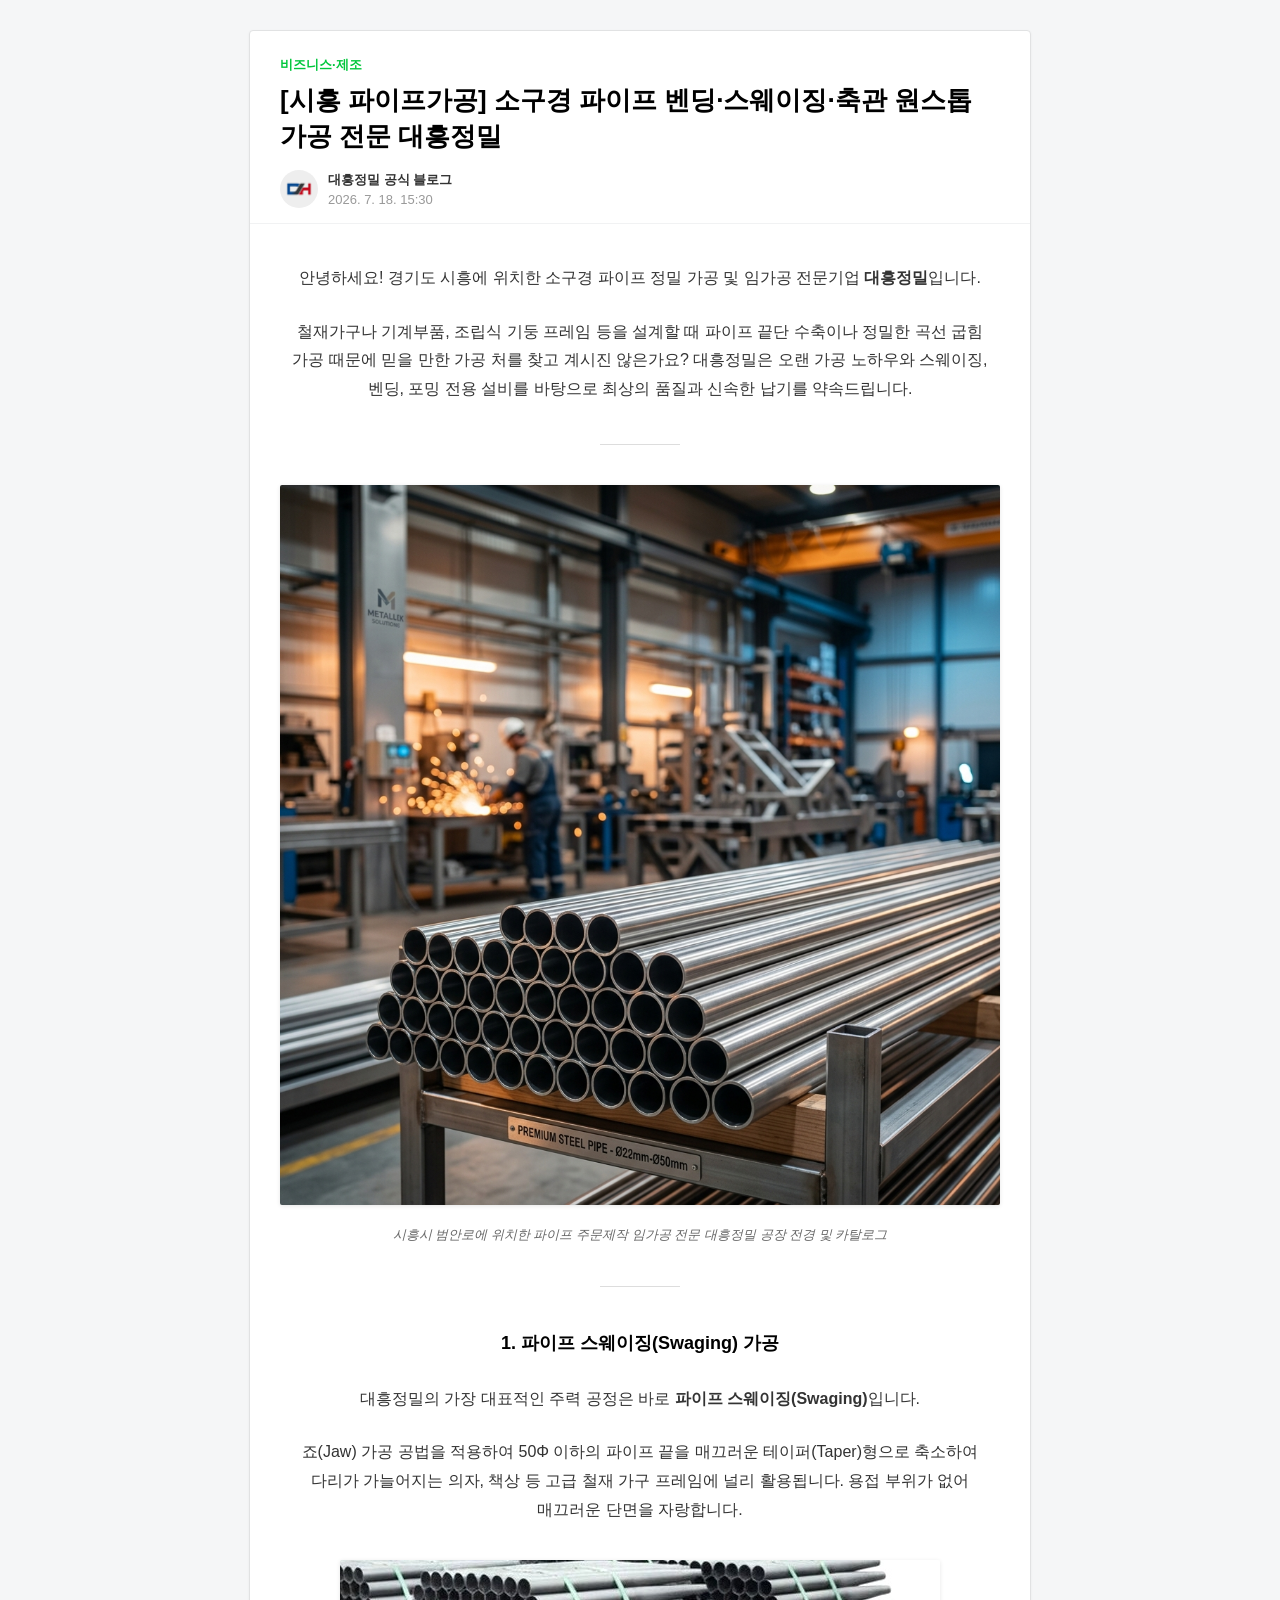
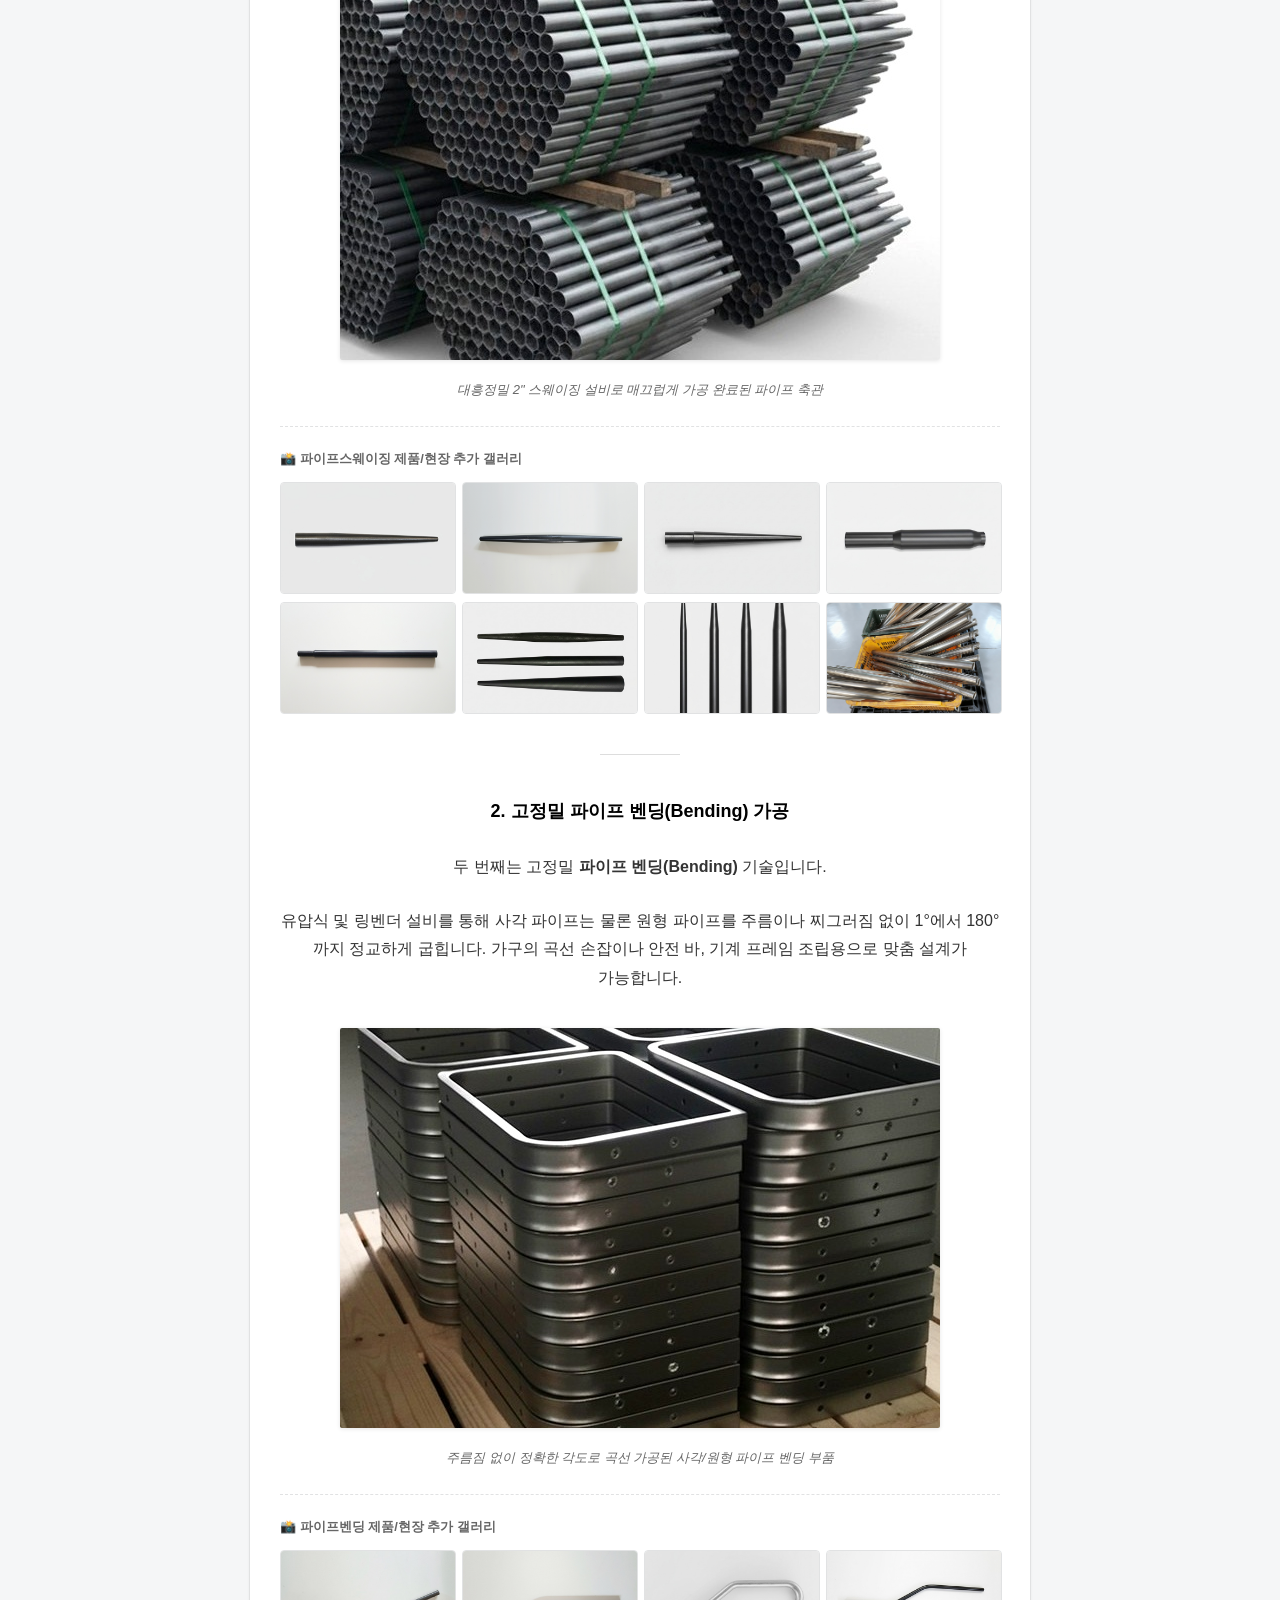
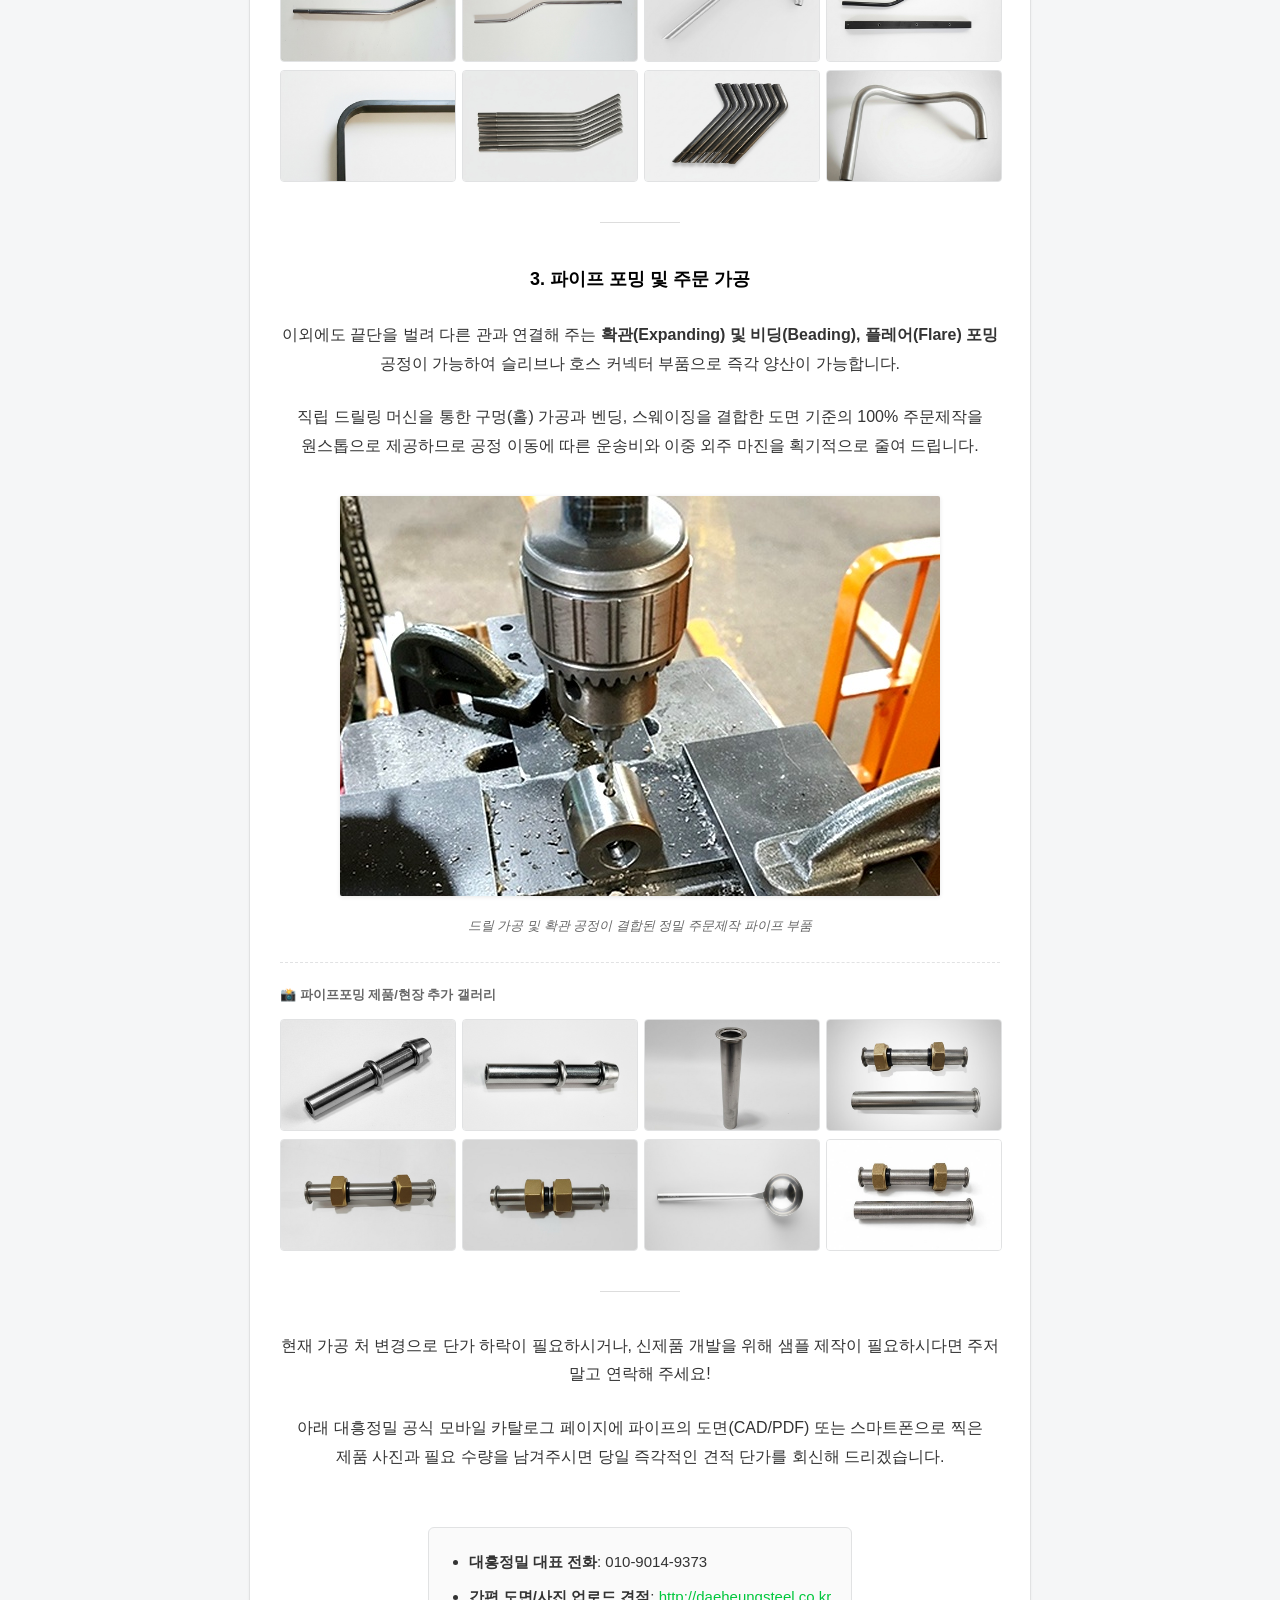
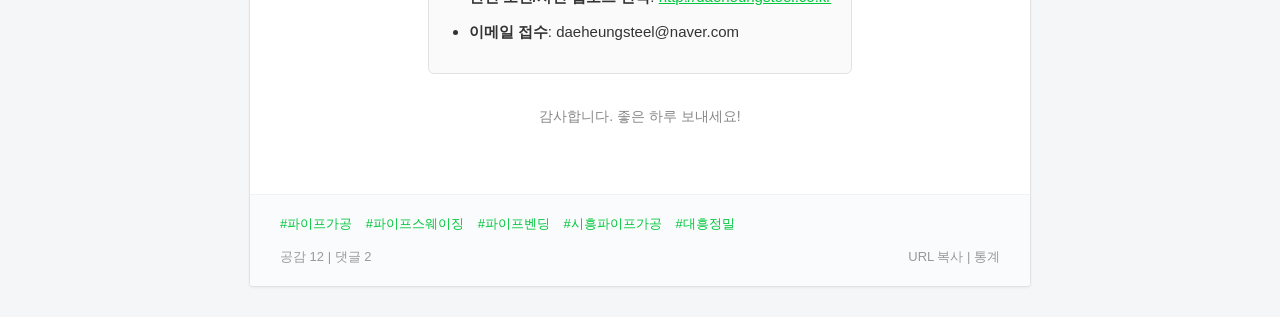
<file: templates/대흥정밀_블로그_게재용_원고_미리보기.html>
<!DOCTYPE html>
<html lang="ko">
<head>
  <meta charset="UTF-8">
  <meta name="viewport" content="width=device-width, initial-scale=1.0">
  <title>[블로그 미리보기] 대흥정밀 파이프 가공</title>
  <style>
    body {
      margin: 0;
      padding: 0;
      background-color: #f5f6f7;
      font-family: -apple-system, BlinkMacSystemFont, "Malgun Gothic", "맑은 고딕", helvetica, sans-serif;
      color: #333333;
    }
    .blog-container {
      max-width: 780px;
      margin: 30px auto;
      background-color: #ffffff;
      border: 1px solid #e1e2e3;
      border-radius: 4px;
      overflow: hidden;
      box-shadow: 0 1px 3px rgba(0,0,0,0.05);
    }
    /* 블로그 헤더 */
    .blog-header {
      padding: 25px 30px 15px 30px;
      border-bottom: 1px solid #f1f2f3;
    }
    .blog-category {
      font-size: 13px;
      color: #00c73c;
      font-weight: bold;
      margin-bottom: 8px;
    }
    .blog-title {
      font-size: 26px;
      font-weight: bold;
      color: #000000;
      margin: 0 0 15px 0;
      line-height: 1.4;
    }
    .blog-profile {
      display: flex;
      align-items: center;
    }
    .profile-img {
      width: 38px;
      height: 38px;
      border-radius: 50%;
      background-color: #eee;
      margin-right: 10px;
    }
    .profile-info {
      font-size: 13px;
    }
    .profile-name {
      font-weight: bold;
      color: #333;
    }
    .post-date {
      color: #999;
      margin-top: 3px;
    }
    
    /* 블로그 본문 스타일 (네이버 블로그 특유의 중앙정렬 및 널찍한 행간) */
    .blog-body {
      padding: 40px 30px;
      font-size: 16px;
      line-height: 1.8;
      text-align: center; /* 네이버 블로그 기본 중앙정렬 스타일 */
    }
    
    .blog-p {
      margin: 0 0 25px 0;
      word-break: keep-all;
    }
    
    .divider {
      margin: 40px auto;
      width: 80px;
      border-top: 1px solid #dddddd;
    }
    
    /* 이미지 영역 */
    .blog-image-box {
      margin: 35px 0;
      text-align: center;
    }
    .blog-img {
      max-width: 100%;
      height: auto;
      border-radius: 2px;
      box-shadow: 0 1px 4px rgba(0,0,0,0.1);
    }
    .blog-caption {
      font-size: 13px;
      color: #666666;
      margin-top: 8px;
      font-style: italic;
    }
    
    .product-gallery {
      margin-top: 25px;
      padding-top: 20px;
      border-top: 1px dashed #e1e2e3;
    }
    .gallery-title {
      font-size: 13px;
      color: #666666;
      font-weight: bold;
      margin-bottom: 12px;
      text-align: left;
    }
    .gallery-grid {
      display: flex;
      flex-wrap: wrap;
      margin: -4px;
    }
    .gallery-item {
      width: 25%;
      padding: 4px;
      box-sizing: border-box;
      display: inline-block;
      vertical-align: top;
    }
    .gallery-item img {
      width: 100%;
      height: 110px;
      object-fit: cover;
      border-radius: 4px;
      border: 1px solid #e1e2e3;
      display: block;
      transition: all 0.2s ease-in-out;
    }
    .gallery-item img:hover {
      border-color: #3b82f6;
      transform: scale(1.05);
    }
    
    /* 안내 연락처 박스 */
    .contact-box {
      background-color: #fafafa;
      border: 1px solid #e1e2e3;
      padding: 20px;
      border-radius: 6px;
      display: inline-block;
      text-align: left;
      margin: 30px auto;
      max-width: 450px;
    }
    .contact-box ul {
      margin: 0;
      padding-left: 20px;
    }
    .contact-box li {
      margin-bottom: 8px;
      font-size: 15px;
    }
    
    /* 블로그 태그 및 하단 반응공간 */
    .blog-footer {
      padding: 20px 30px;
      background-color: #fafbfc;
      border-top: 1px solid #f1f2f3;
      font-size: 13px;
      color: #666;
    }
    .blog-tags {
      margin-bottom: 15px;
    }
    .tag-item {
      color: #00c73c;
      text-decoration: none;
      margin-right: 10px;
    }
    .blog-actions {
      display: flex;
      justify-content: space-between;
      color: #999;
      font-size: 13px;
    }
  </style>
</head>
<body>

  <div class="blog-container">
    
    <!-- 블로그 포스트 헤더 -->
    <div class="blog-header">
      <div class="blog-category">비즈니스·제조</div>
      <h1 class="blog-title">[시흥 파이프가공] 소구경 파이프 벤딩·스웨이징·축관 원스톱 가공 전문 대흥정밀</h1>
      <div class="blog-profile">
        <!-- 프로필 가상 이미지 -->
        <img class="profile-img" src="../images/icon.png" alt="대흥정밀 프로필">
        <div class="profile-info">
          <div class="profile-name">대흥정밀 공식 블로그</div>
          <div class="post-date">2026. 7. 18. 15:30</div>
        </div>
      </div>
    </div>
    
    <!-- 블로그 포스트 본문 -->
    <div class="blog-body">
      
      <p class="blog-p">
        안녕하세요! 경기도 시흥에 위치한 소구경 파이프 정밀 가공 및 임가공 전문기업 <strong>대흥정밀</strong>입니다.
      </p>
      
      <p class="blog-p">
        철재가구나 기계부품, 조립식 기둥 프레임 등을 설계할 때 파이프 끝단 수축이나 정밀한 곡선 굽힘 가공 때문에 믿을 만한 가공 처를 찾고 계시진 않은가요? 대흥정밀은 오랜 가공 노하우와 스웨이징, 벤딩, 포밍 전용 설비를 바탕으로 최상의 품질과 신속한 납기를 약속드립니다.
      </p>
      
      <div class="divider"></div>
      
      <!-- 이미지 1: 배너 -->
      <div class="blog-image-box">
        <img class="blog-img" src="../images/banner.png" alt="대흥정밀 메인 비주얼">
        <div class="blog-caption">시흥시 범안로에 위치한 파이프 주문제작 임가공 전문 대흥정밀 공장 전경 및 카탈로그</div>
      </div>
      
      <div class="divider"></div>
      
      <p class="blog-p" style="font-size: 18px; font-weight: bold; color: #000;">
        1. 파이프 스웨이징(Swaging) 가공
      </p>
      
      <p class="blog-p">
        대흥정밀의 가장 대표적인 주력 공정은 바로 <strong>파이프 스웨이징(Swaging)</strong>입니다.
      </p>
      
      <p class="blog-p">
        죠(Jaw) 가공 공법을 적용하여 50Φ 이하의 파이프 끝을 매끄러운 테이퍼(Taper)형으로 축소하여 다리가 가늘어지는 의자, 책상 등 고급 철재 가구 프레임에 널리 활용됩니다. 용접 부위가 없어 매끄러운 단면을 자랑합니다.
      </p>
      
      <!-- 이미지 2: 스웨이징 -->
      <div class="blog-image-box">
        <img class="blog-img" src="../gallery/swaging_01.jpg" alt="파이프스웨이징 제품" style="max-height: 400px;">
        <div class="blog-caption">대흥정밀 2" 스웨이징 설비로 매끄럽게 가공 완료된 파이프 축관</div>
        
        <div class="product-gallery">
          <div class="gallery-title">📸 파이프스웨이징 제품/현장 추가 갤러리</div>
          <div class="gallery-grid">
            <div class="gallery-item"><img src="../gallery/swaging_02.jpg" alt="파이프스웨이징 02"></div>
            <div class="gallery-item"><img src="../gallery/swaging_03.jpg" alt="파이프스웨이징 03"></div>
            <div class="gallery-item"><img src="../gallery/swaging_04.jpg" alt="파이프스웨이징 04"></div>
            <div class="gallery-item"><img src="../gallery/swaging_05.jpg" alt="파이프스웨이징 05"></div>
            <div class="gallery-item"><img src="../gallery/swaging_06.jpg" alt="파이프스웨이징 06"></div>
            <div class="gallery-item"><img src="../gallery/swaging_07.jpg" alt="파이프스웨이징 07"></div>
            <div class="gallery-item"><img src="../gallery/swaging_08.jpg" alt="파이프스웨이징 08"></div>
            <div class="gallery-item"><img src="../gallery/processing_13.jpg" alt="파이프스웨이징 09"></div>
          </div>
        </div>
      </div>
      
      <div class="divider"></div>
      
      <p class="blog-p" style="font-size: 18px; font-weight: bold; color: #000;">
        2. 고정밀 파이프 벤딩(Bending) 가공
      </p>
      
      <p class="blog-p">
        두 번째는 고정밀 <strong>파이프 벤딩(Bending)</strong> 기술입니다.
      </p>
      
      <p class="blog-p">
        유압식 및 링벤더 설비를 통해 사각 파이프는 물론 원형 파이프를 주름이나 찌그러짐 없이 1°에서 180°까지 정교하게 굽힙니다. 가구의 곡선 손잡이나 안전 바, 기계 프레임 조립용으로 맞춤 설계가 가능합니다.
      </p>
      
      <!-- 이미지 3: 벤딩 -->
      <div class="blog-image-box">
        <img class="blog-img" src="../gallery/bending_01.jpg" alt="파이프벤딩 제품" style="max-height: 400px;">
        <div class="blog-caption">주름짐 없이 정확한 각도로 곡선 가공된 사각/원형 파이프 벤딩 부품</div>
        
        <div class="product-gallery">
          <div class="gallery-title">📸 파이프벤딩 제품/현장 추가 갤러리</div>
          <div class="gallery-grid">
            <div class="gallery-item"><img src="../gallery/bending_02.jpg" alt="파이프벤딩 02"></div>
            <div class="gallery-item"><img src="../gallery/bending_03.jpg" alt="파이프벤딩 03"></div>
            <div class="gallery-item"><img src="../gallery/bending_04.jpg" alt="파이프벤딩 04"></div>
            <div class="gallery-item"><img src="../gallery/bending_05.jpg" alt="파이프벤딩 05"></div>
            <div class="gallery-item"><img src="../gallery/bending_06.jpg" alt="파이프벤딩 06"></div>
            <div class="gallery-item"><img src="../gallery/bending_07.jpg" alt="파이프벤딩 07"></div>
            <div class="gallery-item"><img src="../gallery/bending_08.jpg" alt="파이프벤딩 08"></div>
            <div class="gallery-item"><img src="../gallery/bending_09.jpg" alt="파이프벤딩 09"></div>
          </div>
        </div>
      </div>
      
      <div class="divider"></div>
      
      <p class="blog-p" style="font-size: 18px; font-weight: bold; color: #000;">
        3. 파이프 포밍 및 주문 가공
      </p>
      
      <p class="blog-p">
        이외에도 끝단을 벌려 다른 관과 연결해 주는 <strong>확관(Expanding) 및 비딩(Beading), 플레어(Flare) 포밍</strong> 공정이 가능하여 슬리브나 호스 커넥터 부품으로 즉각 양산이 가능합니다.
      </p>
      
      <p class="blog-p">
        직립 드릴링 머신을 통한 구멍(홀) 가공과 벤딩, 스웨이징을 결합한 도면 기준의 100% 주문제작을 원스톱으로 제공하므로 공정 이동에 따른 운송비와 이중 외주 마진을 획기적으로 줄여 드립니다.
      </p>
      
      <!-- 이미지 4: 복합주문제작 -->
      <div class="blog-image-box">
        <img class="blog-img" src="../gallery/custom_01.jpg" alt="드릴링 가공 제품" style="max-height: 400px;">
        <div class="blog-caption">드릴 가공 및 확관 공정이 결합된 정밀 주문제작 파이프 부품</div>
        
        <div class="product-gallery">
          <div class="gallery-title">📸 파이프포밍 제품/현장 추가 갤러리</div>
          <div class="gallery-grid">
            <div class="gallery-item"><img src="../gallery/forming_02.jpg" alt="파이프포밍 02"></div>
            <div class="gallery-item"><img src="../gallery/forming_03.jpg" alt="파이프포밍 03"></div>
            <div class="gallery-item"><img src="../gallery/forming_04.jpg" alt="파이프포밍 04"></div>
            <div class="gallery-item"><img src="../gallery/forming_05.jpg" alt="파이프포밍 05"></div>
            <div class="gallery-item"><img src="../gallery/forming_06.jpg" alt="파이프포밍 06"></div>
            <div class="gallery-item"><img src="../gallery/forming_07.jpg" alt="파이프포밍 07"></div>
            <div class="gallery-item"><img src="../gallery/forming_08.jpg" alt="파이프포밍 08"></div>
            <div class="gallery-item"><img src="../gallery/forming_01.jpg" alt="파이프포밍 09"></div>
          </div>
        </div>
      </div>
      
      <div class="divider"></div>
      
      <p class="blog-p">
        현재 가공 처 변경으로 단가 하락이 필요하시거나, 신제품 개발을 위해 샘플 제작이 필요하시다면 주저 말고 연락해 주세요!
      </p>
      
      <p class="blog-p">
        아래 대흥정밀 공식 모바일 카탈로그 페이지에 파이프의 도면(CAD/PDF) 또는 스마트폰으로 찍은 제품 사진과 필요 수량을 남겨주시면 당일 즉각적인 견적 단가를 회신해 드리겠습니다.
      </p>
      
      <!-- 연락처 안내 상자 -->
      <div class="contact-box">
        <ul>
          <li><strong>대흥정밀 대표 전화</strong>: 010-9014-9373</li>
          <li><strong>간편 도면/사진 업로드 견적</strong>: <a href="http://daeheungsteel.co.kr" target="_blank" style="color: #00c73c;">http://daeheungsteel.co.kr</a></li>
          <li><strong>이메일 접수</strong>: daeheungsteel@naver.com</li>
        </ul>
      </div>
      
      <p class="blog-p" style="color: #888; font-size: 14px;">
        감사합니다. 좋은 하루 보내세요!
      </p>
      
    </div>
    
    <!-- 블로그 포스트 푸터 -->
    <div class="blog-footer">
      <div class="blog-tags">
        <a href="#" class="tag-item">#파이프가공</a>
        <a href="#" class="tag-item">#파이프스웨이징</a>
        <a href="#" class="tag-item">#파이프벤딩</a>
        <a href="#" class="tag-item">#시흥파이프가공</a>
        <a href="#" class="tag-item">#대흥정밀</a>
      </div>
      <div class="blog-actions">
        <div>공감 12  |  댓글 2</div>
        <div>URL 복사  |  통계</div>
      </div>
    </div>
    
  </div>

</body>
</html>
</file>
